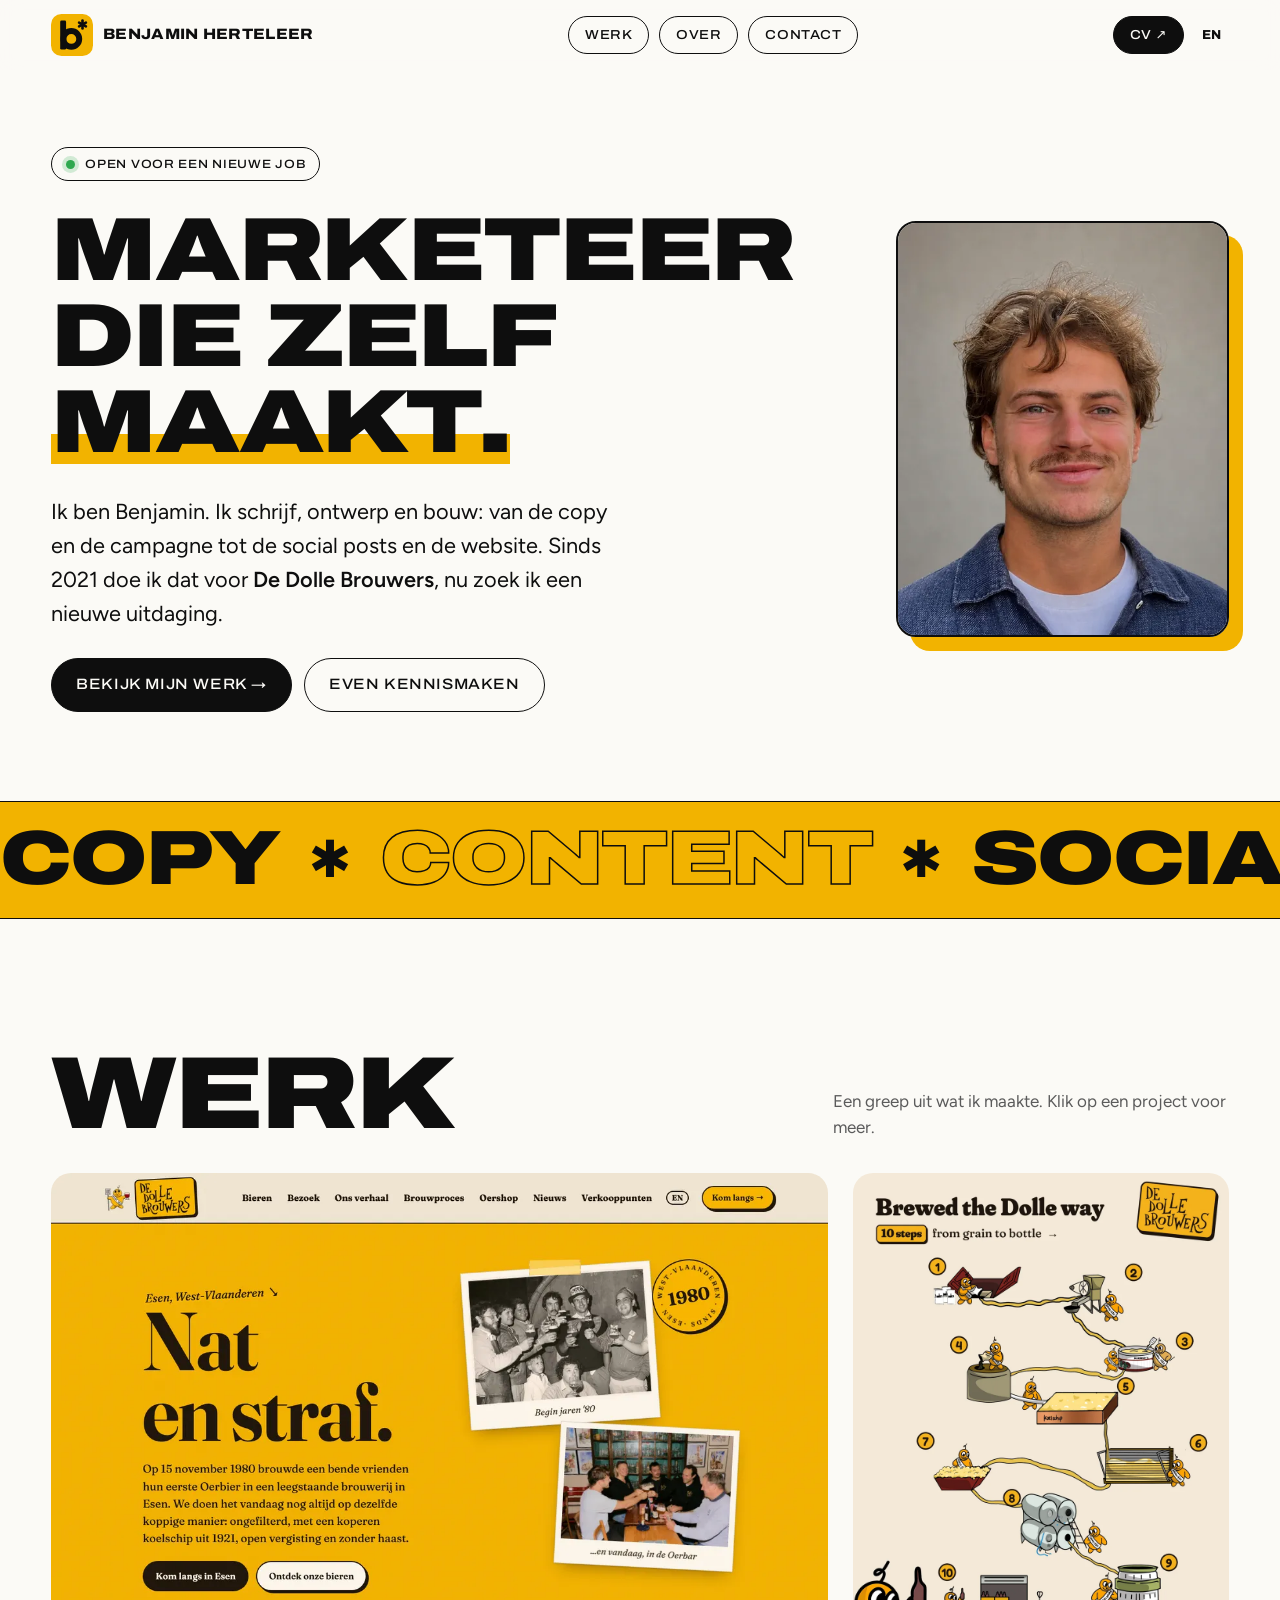
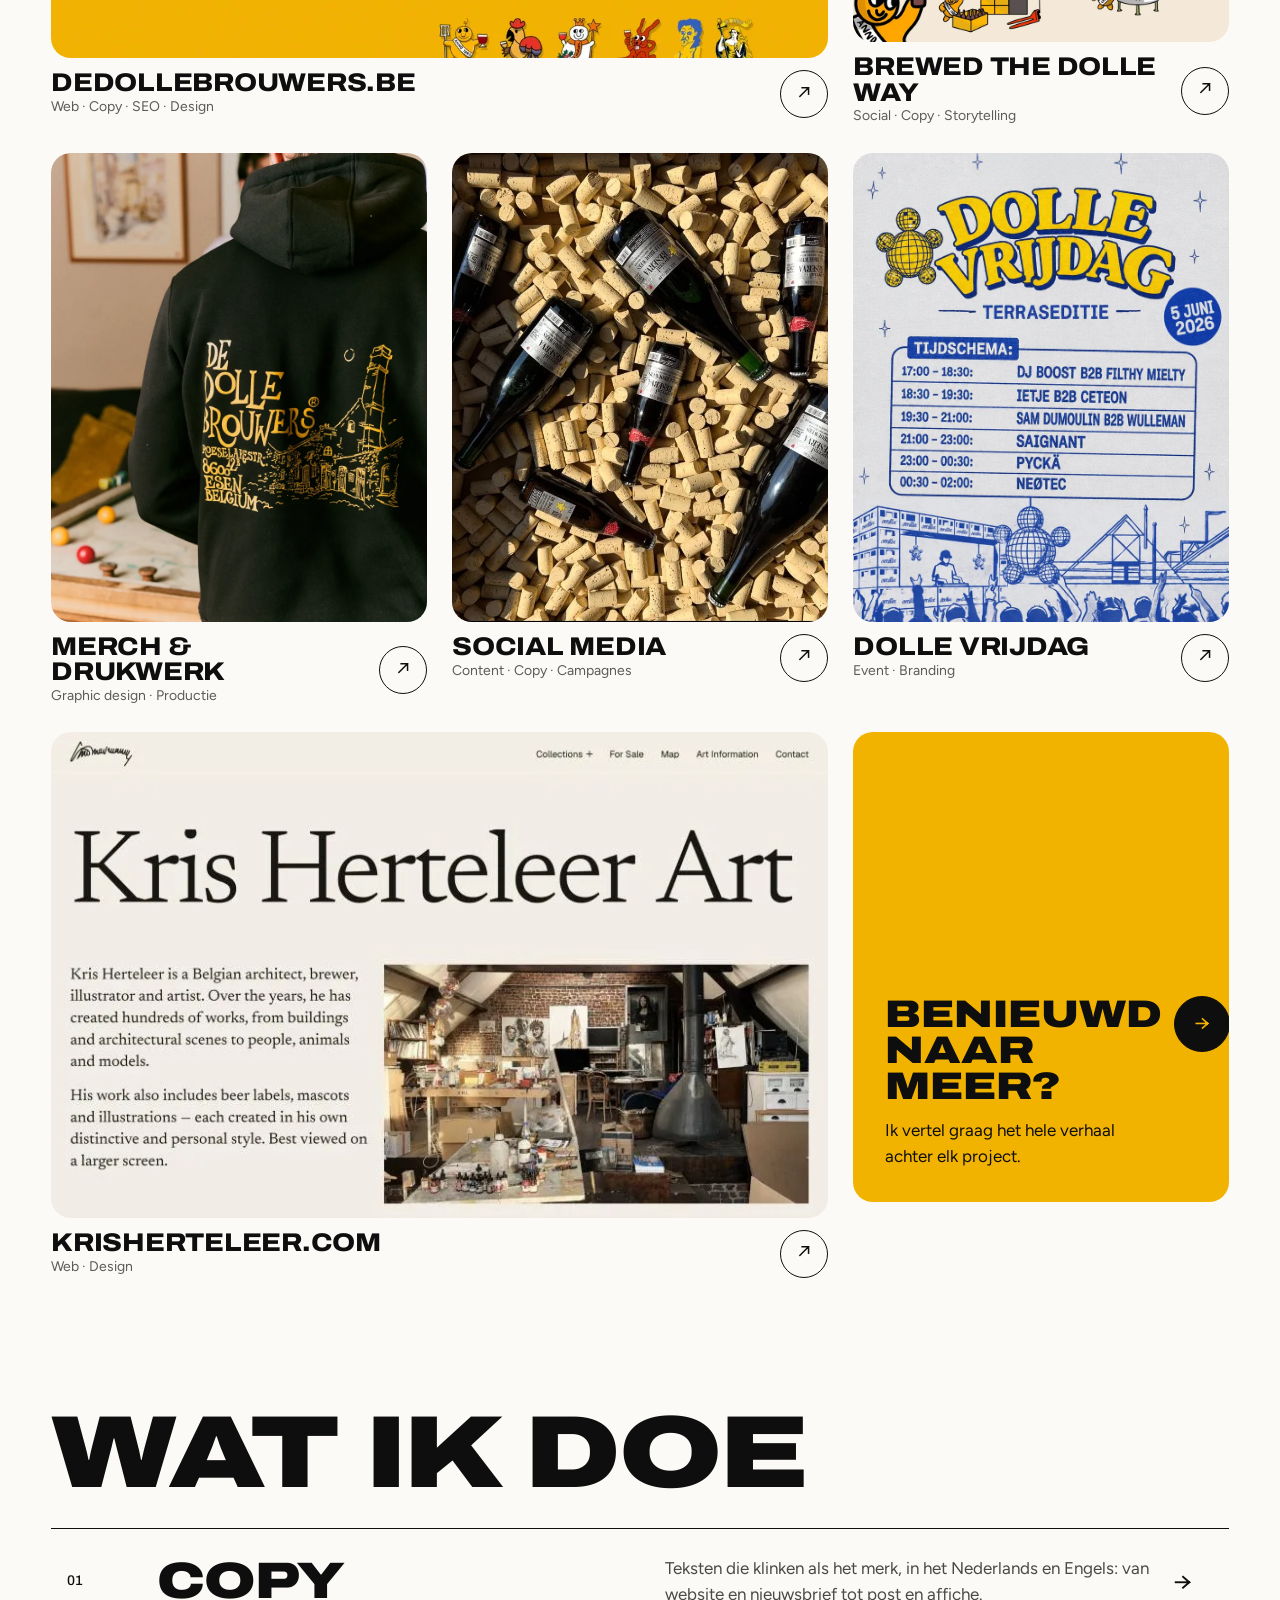
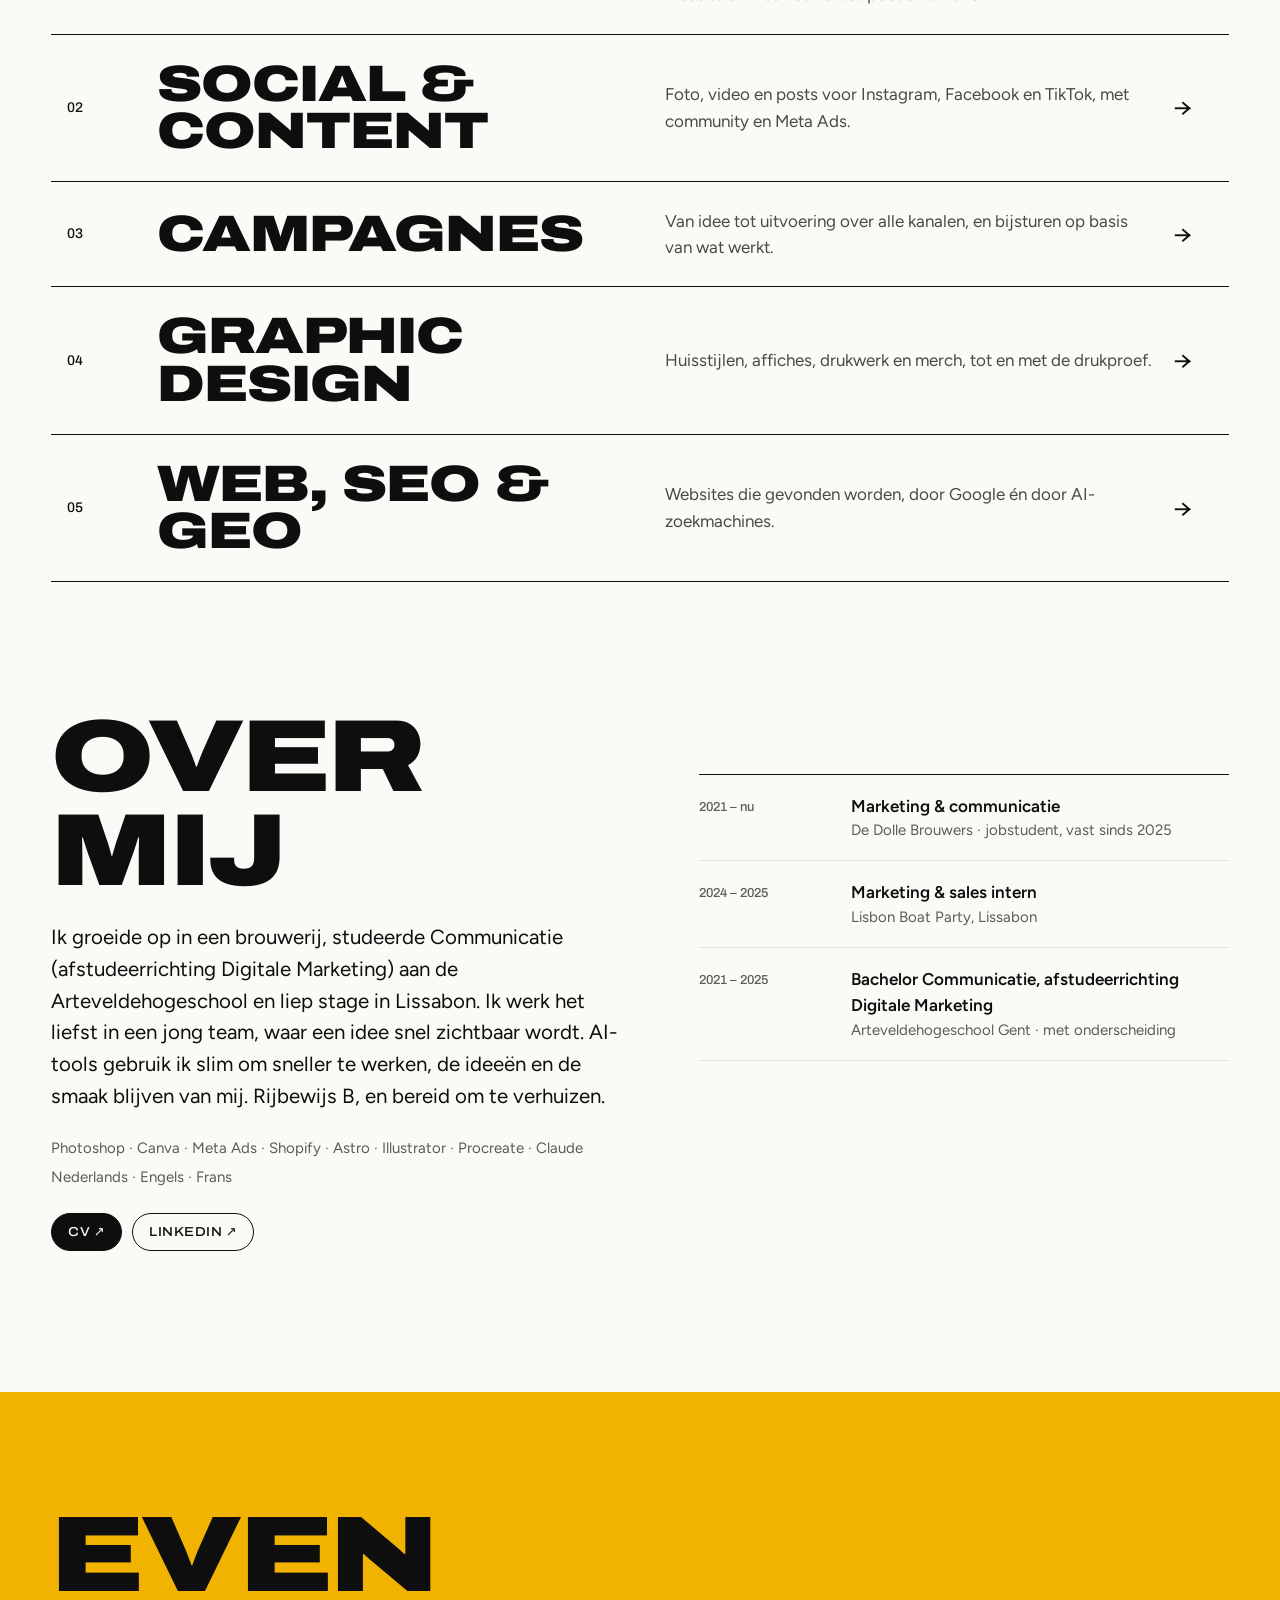
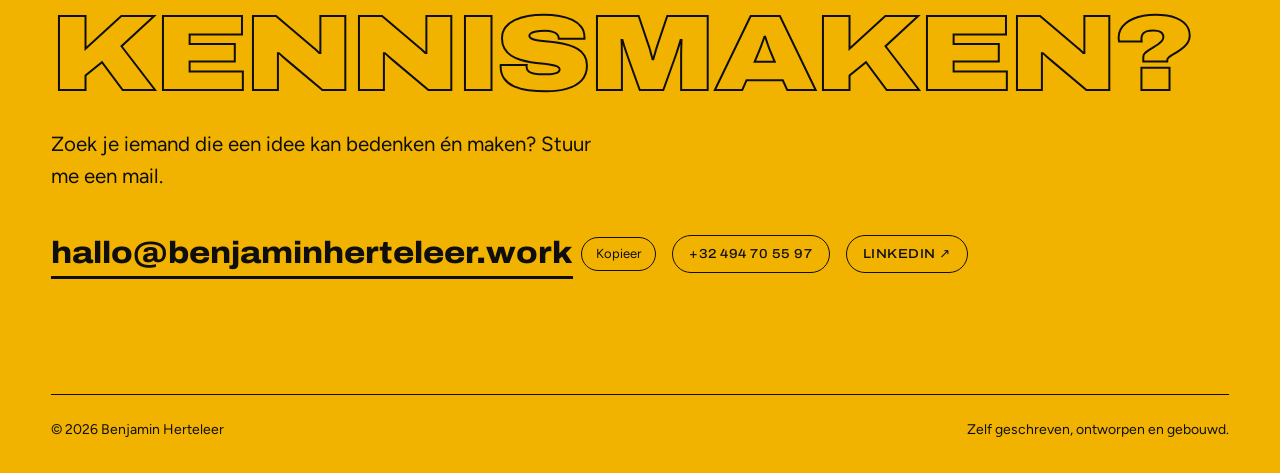
<file: index.html>
<!doctype html>
<html lang="nl">
<head>
<meta charset="utf-8">
<meta name="viewport" content="width=device-width, initial-scale=1, viewport-fit=cover">
<title>Benjamin Herteleer · copy, content &amp; campagnes</title>
<meta name="description" content="Portfolio van Benjamin Herteleer: copy, social media, campagnes, graphic design, web en SEO. Marketeer die zelf maakt.">
<meta property="og:title" content="Benjamin Herteleer · marketeer die zelf maakt">
<meta property="og:description" content="Copy, social media, campagnes, graphic design en web: van de affiche tot de website.">
<link rel="icon" href="logo.svg" type="image/svg+xml">
<link rel="icon" href="favicon-32.png" sizes="32x32" type="image/png">
<link rel="apple-touch-icon" href="apple-touch-icon.png">
<meta property="og:image" content="https://benjaminherteleer.work/img/web-ddb-home.webp">
<link rel="preconnect" href="https://fonts.googleapis.com"><link rel="preconnect" href="https://fonts.gstatic.com" crossorigin>
<link rel="stylesheet" href="https://fonts.googleapis.com/css2?family=Archivo:wdth,wght@112,500;112,800;125,900&family=Figtree:wght@400;500;600&display=swap">
<style>
:root{
  --bg:#FBFAF6;--ink:#0E0E0E;--muted:#5B5B5B;--line:#E6E6E6;--soft:#F4F3EF;--accent:#F2B300;
  --f-display:"Archivo","Arial Black",system-ui,sans-serif;
  --f-body:"Figtree",system-ui,-apple-system,"Segoe UI",sans-serif;
  color-scheme:light;
}
*{box-sizing:border-box}
html{scroll-behavior:smooth;scroll-padding-top:80px}
body{margin:0;background:var(--bg);color:var(--ink);font-family:var(--f-body);font-size:17px;line-height:1.55;-webkit-font-smoothing:antialiased;overflow-x:hidden}
img{display:block;max-width:100%;height:auto}
[hidden]{display:none!important}
a{color:inherit}
button{font:inherit;color:inherit}
:focus-visible{outline:3px solid var(--accent);outline-offset:3px}
h1,h2,h3{overflow-wrap:break-word;font-family:var(--f-display);font-stretch:112%;font-weight:800;margin:0;line-height:.92;letter-spacing:-.02em;text-transform:uppercase}
p{margin:0}
section{padding-inline:clamp(16px,4vw,56px)}

/* pills */
.pill{display:inline-flex;align-items:center;gap:8px;border:1.5px solid var(--ink);border-radius:99px;padding:8px 16px;font-family:var(--f-display);font-stretch:112%;font-weight:500;font-size:13px;letter-spacing:.04em;text-transform:uppercase;text-decoration:none;background:transparent;cursor:pointer;transition:background .2s,color .2s,transform .2s}
.pill:hover{background:var(--ink);color:var(--bg)}
.pill.dark{background:var(--ink);color:var(--bg)}
.pill.dark:hover{background:var(--accent);color:var(--ink);border-color:var(--accent)}
.pill.big{font-size:15px;padding:14px 24px}
.pill.light{border-color:var(--ink);color:var(--ink)}
.pill.light:hover{background:var(--ink);color:var(--accent)}

/* header */
.top{position:sticky;top:0;z-index:20;display:flex;align-items:center;gap:16px;padding:14px clamp(16px,4vw,56px);background:rgba(251,250,246,.86);backdrop-filter:blur(10px);-webkit-backdrop-filter:blur(10px)}
.logo{display:inline-flex;align-items:center;gap:10px;text-decoration:none;font-family:var(--f-display);font-weight:800;font-stretch:112%;font-size:15px;text-transform:uppercase;letter-spacing:.02em}
.logo svg{width:42px;height:42px;display:block;transition:transform .4s}
.logo:hover svg{transform:rotate(-8deg)}
@media (max-width:620px){.logo span{display:none}}
.top nav{display:flex;gap:10px;margin-inline:auto}
.right{display:flex;gap:10px;align-items:center}
.langbtn{border:0;background:none;font-family:var(--f-display);font-weight:800;font-size:13px;cursor:pointer;padding:8px}

/* hero */
.hero{position:relative;display:grid;grid-template-columns:minmax(0,1fr) minmax(0,.42fr);grid-template-areas:"av side" "h side" "intro side" "cta side";gap:28px clamp(24px,4vw,64px);padding-top:clamp(32px,6vw,80px);padding-bottom:clamp(48px,7vw,96px);align-items:end}
.hero h1{grid-area:h;font-size:clamp(42px,7vw,128px);font-stretch:125%;font-weight:900}
.hero h1 .w{display:block;overflow:hidden;padding-bottom:.04em}
.hero h1 .w>span{display:inline-block;transform:translateY(105%);animation:up .9s cubic-bezier(.2,.8,.2,1) forwards;animation-delay:calc(var(--i) * .12s + .1s)}
.hero h1 .w:last-child>span{background:linear-gradient(transparent 64%,var(--accent) 64%)}
@keyframes up{to{transform:none}}
.intro{grid-area:intro;font-size:clamp(18px,1.7vw,22px);max-width:40ch;opacity:0;animation:fade .8s .6s forwards}
.intro strong{font-weight:600}
.hero .cta{grid-area:cta;display:flex;gap:12px;flex-wrap:wrap;opacity:0;animation:fade .8s .75s forwards}
@keyframes fade{to{opacity:1}}
.hero-side{grid-area:side;align-self:center}
.portrait{position:relative;max-width:360px;margin-left:auto;opacity:0;animation:pop .9s .35s cubic-bezier(.2,.8,.2,1) forwards}
.portrait>img:first-child{width:100%;aspect-ratio:4/5;object-fit:cover;object-position:50% 25%;border-radius:20px;border:2px solid var(--ink);box-shadow:14px 14px 0 var(--accent)}
.avail{grid-area:av;justify-self:start;display:inline-flex;align-items:center;gap:10px;border:1.5px solid var(--ink);border-radius:99px;padding:7px 14px;font-family:var(--f-display);font-stretch:112%;font-weight:500;font-size:12px;letter-spacing:.06em;text-transform:uppercase;opacity:0;animation:fade .8s .1s forwards}
.avail i{width:9px;height:9px;border-radius:50%;background:#2FA84F;box-shadow:0 0 0 4px rgba(47,168,79,.2)}
@keyframes pop{from{opacity:0;transform:scale(.92) rotate(-2deg)}to{opacity:1;transform:none}}
.badge{position:absolute;left:-46px;bottom:-30px;width:150px;height:150px;animation:spin 18s linear infinite}
.badge text{font-family:var(--f-display);font-weight:800;font-stretch:112%;font-size:15.5px;letter-spacing:.06em;fill:var(--ink)}
.badge circle{fill:var(--ink)}
.badge{background:var(--accent);border-radius:50%;box-shadow:0 0 0 2px var(--ink)}
@keyframes spin{to{transform:rotate(360deg)}}
.sticker{position:absolute;mix-blend-mode:multiply;pointer-events:none;opacity:0;animation:fade 1s 1s forwards}
.portrait .s1{width:clamp(80px,8vw,130px);left:-70px;top:-30px;transform:rotate(-10deg)}
.portrait .s2{width:clamp(52px,5vw,84px);right:-34px;top:38%;transform:rotate(12deg)}

/* marquee */
.marquee{border-block:1.5px solid var(--ink);overflow:hidden;padding:18px 0;background:var(--accent)}
.track{display:flex;width:max-content;align-items:center;gap:28px;animation:scroll 32s linear infinite}
.marquee:hover .track{animation-play-state:paused}
.track span{font-family:var(--f-display);font-weight:900;font-stretch:125%;text-transform:uppercase;font-size:clamp(40px,6vw,88px);line-height:1;letter-spacing:-.02em}
.track span:nth-of-type(even){color:transparent;-webkit-text-stroke:1.5px var(--ink)}
.track i{font-style:normal;font-size:clamp(28px,4vw,56px);color:var(--ink)}
@keyframes scroll{to{transform:translateX(-50%)}}

/* sections */
.sec-head{display:flex;justify-content:space-between;align-items:end;gap:24px;flex-wrap:wrap;margin-bottom:32px}
.work,.dos,.about{padding-top:clamp(72px,10vw,140px)}
.work h2,.dos h2,.about h2{font-size:clamp(48px,8vw,120px);font-stretch:125%;font-weight:900}
.sec-head p{color:var(--muted);max-width:36ch}

/* project grid */
.grid{display:grid;grid-template-columns:repeat(3,minmax(0,1fr));gap:clamp(14px,2vw,28px)}
.card{all:unset;cursor:pointer;display:flex;flex-direction:column;gap:12px;min-width:0}
.card.wide{grid-column:span 2}
.card .frame{display:block;overflow:hidden;border-radius:20px;background:var(--soft);position:relative}
.card img{width:100%;height:100%;object-fit:cover;transition:transform .7s cubic-bezier(.2,.8,.2,1)}
.card.wide .frame{aspect-ratio:16/10}
.card.tall .frame{aspect-ratio:4/5}
.card:hover img{transform:scale(1.05)}
.card:focus-visible .frame{outline:3px solid var(--accent);outline-offset:3px}
.card .meta{display:grid;grid-template-columns:1fr auto;align-items:center;column-gap:12px}
.card .meta b{overflow-wrap:anywhere;font-family:var(--f-display);font-weight:800;font-stretch:112%;font-size:clamp(20px,2vw,28px);text-transform:uppercase;letter-spacing:-.01em;line-height:1}
.card .meta em{grid-column:1;font-style:normal;color:var(--muted);font-size:14px}
.card .go{grid-row:1/3;grid-column:2;width:48px;height:48px;border-radius:50%;border:1.5px solid var(--ink);display:grid;place-items:center;font-size:20px;transition:background .2s,color .2s,transform .3s}
.card:hover .go{background:var(--ink);color:#fff;transform:rotate(45deg)}

.card.more .frame{background:var(--accent);display:flex;align-items:flex-end;aspect-ratio:4/5}
.more-in{display:grid;gap:12px;padding:clamp(20px,2.5vw,36px)}
.more-in b{font-family:var(--f-display);font-weight:900;font-stretch:125%;text-transform:uppercase;font-size:clamp(28px,3vw,44px);line-height:.95}
.more-in .go{width:56px;height:56px;border-radius:50%;background:var(--ink);color:var(--accent);display:grid;place-items:center;font-size:22px;transition:transform .3s}
.card.more:hover .go{transform:translateX(6px)}
/* what I do */
.dos ul{list-style:none;margin:28px 0 0;padding:0;border-top:1.5px solid var(--ink)}
.dos li{position:relative;display:grid;grid-template-columns:70px minmax(0,1fr) minmax(0,1fr) 40px;gap:20px;align-items:center;padding:26px 16px;border-bottom:1.5px solid var(--ink);transition:background .3s,color .3s}
.dos li:hover{background:var(--accent);color:var(--ink)}
.dos .n{font-family:var(--f-display);font-weight:500;font-size:14px}
.dos h3{font-size:clamp(22px,4vw,56px);font-stretch:125%;font-weight:900}
.dos li p{color:inherit;opacity:.75}
.dos .arr{font-size:26px;transition:transform .3s}
.dos li:hover .arr{transform:translateX(6px)}

/* AI block */
.ai{padding-top:clamp(72px,10vw,140px)}
.ai-in{position:relative;background:var(--ink);color:#fff;border-radius:28px;padding:clamp(32px,6vw,88px);overflow:hidden}
.ai h2{max-width:85%;font-size:clamp(40px,6.6vw,108px);font-stretch:125%;font-weight:900;color:#fff}
.ai p{margin-top:24px;font-size:clamp(18px,1.8vw,24px);max-width:46ch;color:#DADADA}
.spark{position:absolute;right:clamp(20px,5vw,72px);top:clamp(16px,4vw,48px);font-size:clamp(60px,9vw,140px);color:var(--accent);animation:spin 14s linear infinite;line-height:1}

/* about */
.about{display:grid;grid-template-columns:minmax(0,1.1fr) minmax(0,1fr);gap:clamp(28px,5vw,80px);align-items:start}
.lead{margin-top:24px;font-size:clamp(18px,1.6vw,21px);max-width:44ch}
.facts{margin-top:24px;display:grid;gap:6px;color:var(--muted);font-size:15px}
.about .cta{margin-top:24px;display:flex;gap:10px;flex-wrap:wrap}
.tl{list-style:none;margin:0;padding:0;border-top:1.5px solid var(--ink);margin-top:clamp(0px,5vw,96px)}
.tl li{display:grid;grid-template-columns:8.5rem minmax(0,1fr);column-gap:16px;padding:18px 0;border-bottom:1px solid var(--line)}
.tl span{grid-row:1/3;font-family:var(--f-display);font-weight:500;font-size:13px;color:var(--muted);padding-top:4px}
.tl b{font-weight:600}
.tl em{font-style:normal;color:var(--muted);font-size:15px}

/* contact */
.contact{position:relative;margin-top:clamp(80px,11vw,160px);background:var(--accent);color:var(--ink);padding-top:clamp(64px,9vw,128px)}
.contact h2{font-size:clamp(28px,8.4vw,170px);font-stretch:125%;font-weight:900;color:var(--ink)}
.contact h2 span{display:block}
.contact h2 span:last-child{color:transparent;-webkit-text-stroke:2px var(--ink)}
.contact>p{margin-top:24px;font-size:clamp(18px,1.6vw,22px);max-width:44ch}
.talk{position:absolute;right:clamp(20px,6vw,100px);bottom:clamp(150px,15vw,220px);background:var(--ink);color:var(--accent);font-family:var(--f-display);font-weight:900;font-stretch:112%;text-transform:uppercase;font-size:clamp(16px,1.8vw,24px);padding:18px 22px;border-radius:50%;aspect-ratio:1;display:grid;place-items:center;text-align:center;width:clamp(110px,12vw,170px);transform:rotate(-12deg);animation:wobble 3s ease-in-out infinite}
@keyframes wobble{50%{transform:rotate(-4deg) scale(1.05)}}
.contact .row{display:flex;flex-wrap:wrap;gap:12px 16px;align-items:center;margin-top:36px}
.copyrow{display:flex;gap:8px;align-items:center;flex-wrap:wrap}
.mail{font-family:var(--f-display);font-weight:800;font-stretch:112%;font-size:clamp(18px,2.4vw,32px);text-decoration:none;border-bottom:3px solid var(--ink)}
.copybtn{border:1.5px solid var(--ink);background:transparent;color:var(--ink);border-radius:99px;padding:6px 14px;font-size:13px;cursor:pointer}
.contact footer{display:flex;justify-content:space-between;gap:12px;flex-wrap:wrap;margin-top:clamp(64px,9vw,128px);padding:24px 0 32px;border-top:1.5px solid var(--ink);font-size:14px}

/* reveal on scroll */
.reveal{opacity:0;transform:translateY(40px);transition:opacity .8s cubic-bezier(.2,.8,.2,1),transform .8s cubic-bezier(.2,.8,.2,1)}
.reveal.in{opacity:1;transform:none}
.grid .card:nth-child(3n+2){transition-delay:.08s}
.grid .card:nth-child(3n){transition-delay:.16s}

/* project dialog */
#pm{border:0;padding:0;width:min(1100px,94vw);max-height:92vh;border-radius:24px;overflow:auto;background:#fff;color:var(--ink)}
#pm::backdrop{background:rgba(10,10,10,.7);backdrop-filter:blur(4px)}
#pm[open]{animation:pop .4s cubic-bezier(.2,.8,.2,1)}
#pm form{position:sticky;top:0;display:flex;justify-content:flex-end;padding:14px 14px 0;z-index:2}
.x{width:44px;height:44px;border-radius:50%;border:0;background:var(--ink);color:#fff;font-size:24px;cursor:pointer}
.pm-head{padding:0 clamp(20px,4vw,48px) 24px;display:grid;grid-template-columns:minmax(0,1fr);gap:14px;justify-items:start}
.pm-head em{font-style:normal;color:var(--muted);font-size:14px}
.pm-head h3{font-size:clamp(28px,6vw,80px);font-stretch:125%;font-weight:900;overflow-wrap:anywhere;max-width:100%}
.pm-head p{max-width:60ch;font-size:18px}
.pm-imgs{columns:2 320px;column-gap:14px;padding:0 clamp(20px,4vw,48px) clamp(20px,4vw,48px)}
.pm-imgs img{width:100%;border-radius:14px;margin-bottom:14px;break-inside:avoid;background:var(--soft)}

@media (max-width:900px){
  .hero{grid-template-columns:minmax(0,1fr);grid-template-areas:"side" "av" "h" "intro" "cta"}
  .portrait{max-width:220px;margin:0}
  .badge{left:auto;right:-40px;bottom:-20px;width:110px;height:110px}
  .portrait .s1{left:-40px;top:-20px;width:80px}
  .portrait .s2{right:-24px;width:56px}
  .grid{grid-template-columns:minmax(0,1fr) minmax(0,1fr)}
  .about{grid-template-columns:minmax(0,1fr)}
  .tl{margin-top:0}
  .dos li{grid-template-columns:44px minmax(0,1fr) 28px}
  .dos li p{grid-column:2}
  .dos .arr{grid-row:1;grid-column:3}
}
@media (max-width:620px){
  .top nav{display:none}
  .grid{grid-template-columns:minmax(0,1fr)}
  .card.wide{grid-column:auto}
  .card.tall .frame{aspect-ratio:4/3}
  .card.wide .frame{aspect-ratio:16/10}
  .talk{position:static;margin-bottom:24px}
}
@media (prefers-reduced-motion:reduce){
  *,*::before,*::after{animation:none!important;transition:none!important}
  .hero h1 .w>span,.intro,.hero .cta,.portrait,.avail{opacity:1;transform:none}
  .reveal{opacity:1;transform:none}
  html{scroll-behavior:auto}
}
</style>
</head>
<body>
<div class="lang" id="lang-nl" lang="nl">
<header class="top"><a class="logo" href="#top" aria-label="Benjamin Herteleer"><svg viewBox="0 0 64 64" aria-hidden="true">  <rect width="64" height="64" rx="16" fill="#F2B300"/>  <rect x="14" y="10" width="9" height="44" rx="2" fill="#0E0E0E"/>  <circle cx="31" cy="38" r="12" fill="none" stroke="#0E0E0E" stroke-width="9"/>  <g stroke="#0E0E0E" stroke-width="4" stroke-linecap="round" transform="translate(48 16)">    <line x1="0" y1="-6" x2="0" y2="6"/><line x1="-5.2" y1="-3" x2="5.2" y2="3"/><line x1="-5.2" y1="3" x2="5.2" y2="-3"/>  </g></svg><span>Benjamin Herteleer</span></a><nav aria-label="Menu"><a class="pill" href="#werk">Werk</a><a class="pill" href="#over">Over</a><a class="pill" href="#contact">Contact</a></nav>
<div class="right"><a class="pill dark" href="cv-benjamin-herteleer.pdf" target="_blank" rel="noopener">Cv ↗</a><button class="langbtn" type="button" data-set="en">EN</button></div></header>

<section class="hero" id="top">
 <p class="avail"><i></i>Open voor een nieuwe job</p>
 <h1><span class="w" style="--i:0"><span>Marketeer</span></span><span class="w" style="--i:1"><span>die zelf</span></span><span class="w" style="--i:2"><span>maakt.</span></span></h1>
 <div class="hero-side">
  <div class="portrait"><img class="" src="img/me.webp" alt="Benjamin Herteleer" width="506" height="1100"></div>
 </div>
 <p class="intro">Ik ben Benjamin. Ik schrijf, ontwerp en bouw: van de copy en de campagne tot de social posts en de website. Sinds 2021 doe ik dat voor <strong>De Dolle Brouwers</strong>, nu zoek ik een nieuwe uitdaging.</p>
 <div class="cta"><a class="pill big dark" href="#werk">Bekijk mijn werk →</a><a class="pill big" href="#contact">Even kennismaken</a></div>
</section>

<div class="marquee" aria-hidden="true"><div class="track"><span>Copy</span><i>✱</i><span>Content</span><i>✱</i><span>Social</span><i>✱</i><span>Campagnes</span><i>✱</i><span>Graphic design</span><i>✱</i><span>Web</span><i>✱</i><span>SEO &amp; GEO</span><i>✱</i><span>Copy</span><i>✱</i><span>Content</span><i>✱</i><span>Social</span><i>✱</i><span>Campagnes</span><i>✱</i><span>Graphic design</span><i>✱</i><span>Web</span><i>✱</i><span>SEO &amp; GEO</span><i>✱</i></div></div>

<section class="work" id="werk">
 <div class="sec-head reveal"><h2>Werk</h2><p>Een greep uit wat ik maakte. Klik op een project voor meer.</p></div>
 <div class="grid"><button class="card wide reveal" type="button" data-project='{"t": "dedollebrouwers.be", "g": "Web · Copy · SEO · Design", "p": "De nieuwe website van de brouwerij, van structuur en tweetalige teksten tot design en code. Met een pagina per bier, een webshop, rondleidingen boeken, een kaart met verkooppunten en een maandelijkse krant. Ik schreef de teksten, ontwierp de pagina&#39;s en bouwde de site, met AI als hulpmiddel. Gebouwd om gevonden te worden, met structured data voor Google.", "l": "https://www.dedollebrouwers.be", "v": "Bezoek de site", "i": [["img/web-ddb-home.webp", 1200, 750], ["img/web-ddb-beer.webp", 1200, 750], ["img/web-ddb-nieuws.webp", 1200, 750], ["img/web-ddb-shop.webp", 1200, 750]]}' aria-label="Bekijk project: dedollebrouwers.be"><span class="frame"><img class="" src="img/web-ddb-home.webp" alt="dedollebrouwers.be" width="1200" height="750" loading="lazy"></span><span class="meta"><b>dedollebrouwers.be</b><em>Web · Copy · SEO · Design</em><span class="go" aria-hidden="true">↗</span></span></button><button class="card tall reveal" type="button" data-project='{"t": "Brewed the Dolle way", "g": "Social · Copy · Storytelling", "p": "Een carrousel van twaalf slides die het brouwproces uitlegt, van mout tot fles: concept, tekst en beeld. De reeks kreeg daarna een tweede leven als shirt en als pagina op de nieuwe website.", "l": null, "v": "Bezoek de site", "i": [["img/brew-01.webp", 960, 1200], ["img/brew-02.webp", 960, 1200], ["img/brew-03.webp", 960, 1200], ["img/brew-04.webp", 960, 1200], ["img/brew-05.webp", 960, 1200], ["img/brew-07.webp", 960, 1200], ["img/brew-09.webp", 960, 1200], ["img/brew-10.webp", 960, 1200], ["img/brew-12.webp", 960, 1200]]}' aria-label="Bekijk project: Brewed the Dolle way"><span class="frame"><img class="" src="img/brew-01.webp" alt="Brewed the Dolle way" width="960" height="1200" loading="lazy"></span><span class="meta"><b>Brewed the Dolle way</b><em>Social · Copy · Storytelling</em><span class="go" aria-hidden="true">↗</span></span></button><button class="card tall reveal" type="button" data-project='{"t": "Merch &amp; drukwerk", "g": "Graphic design · Productie", "p": "Shirts, hoodies, sweaters en het Oeral-glas. Van ontwerp en drukbestand tot afstemming met drukkers, drukproef, fotoshoot en lancering op social en in de webshop.", "l": null, "v": "Bezoek de site", "i": [["img/ph-merch-hoodie.webp", 880, 1100], ["img/ph-merch-rack.webp", 880, 1100], ["img/ph-black-front.webp", 880, 1100], ["img/ph-black-back.webp", 880, 1100], ["img/ph-merch-sweater.webp", 880, 1100], ["img/d-crew.webp", 1054, 1010], ["img/d-brewing.webp", 746, 1100], ["img/oe-glass.webp", 690, 1038]]}' aria-label="Bekijk project: Merch &amp; drukwerk"><span class="frame"><img class="" src="img/ph-merch-hoodie.webp" alt="Merch &amp; drukwerk" width="880" height="1100" loading="lazy"></span><span class="meta"><b>Merch &amp; drukwerk</b><em>Graphic design · Productie</em><span class="go" aria-hidden="true">↗</span></span></button><button class="card tall reveal" type="button" data-project='{"t": "Social media", "g": "Content · Copy · Campagnes", "p": "Instagram, Facebook en TikTok, het hele brouwjaar door: van Boskeun met Pasen tot Stille Nacht in december. Foto, video en copy in het Nederlands en Engels, Meta-advertenties, en opvolgen wat bereik haalt en wat verkoopt.", "l": null, "v": "Bezoek de site", "i": [["img/reserva.webp", 797, 850], ["img/lichtervelds.webp", 797, 999], ["img/stout.webp", 797, 1022], ["img/signs45.webp", 797, 1002], ["img/ph-dv-crowd.webp", 1100, 733], ["img/ph-merch-rack.webp", 880, 1100]]}' aria-label="Bekijk project: Social media"><span class="frame"><img class="" src="img/reserva.webp" alt="Social media" width="797" height="850" loading="lazy"></span><span class="meta"><b>Social media</b><em>Content · Copy · Campagnes</em><span class="go" aria-hidden="true">↗</span></span></button><button class="card tall reveal" type="button" data-project='{"t": "Dolle Vrijdag", "g": "Event · Branding", "p": "Een avondfeest in de brouwerij, gebouwd als eigen merk om een jonger publiek binnen te halen: naam, logo met een discobal-mannetje, affiches, shirts en een eigen Instagram.", "l": null, "v": "Bezoek de site", "i": [["img/ph-dv-crowd.webp", 1100, 733], ["img/ev-dv-poster.webp", 834, 1100], ["img/ev-dv-logo.webp", 964, 1100], ["img/d-dv.webp", 860, 1100], ["img/ph-dv-team.webp", 733, 1100]]}' aria-label="Bekijk project: Dolle Vrijdag"><span class="frame"><img class="" src="img/ev-dv-poster.webp" alt="Dolle Vrijdag" width="834" height="1100" loading="lazy"></span><span class="meta"><b>Dolle Vrijdag</b><em>Event · Branding</em><span class="go" aria-hidden="true">↗</span></span></button><button class="card wide reveal" type="button" data-project='{"t": "krisherteleer.com", "g": "Web · Design", "p": "Een online galerij voor honderden werken van kunstenaar Kris Herteleer, met acht collecties, een interactieve kaart en een handtekening die zichzelf tekent.", "l": "https://www.krisherteleer.com", "v": "Bezoek de site", "i": [["img/site-home.webp", 800, 499], ["img/site-collections.webp", 800, 499]]}' aria-label="Bekijk project: krisherteleer.com"><span class="frame"><img class="" src="img/site-home.webp" alt="krisherteleer.com" width="800" height="499" loading="lazy"></span><span class="meta"><b>krisherteleer.com</b><em>Web · Design</em><span class="go" aria-hidden="true">↗</span></span></button><a class="card tall more reveal" href="#contact"><span class="frame"><span class="more-in"><b>Benieuwd naar meer?</b><span>Ik vertel graag het hele verhaal achter elk project.</span><span class="go" aria-hidden="true">→</span></span></span></a></div>
</section>

<section class="dos">
 <h2 class="reveal">Wat ik doe</h2>
 <ul><li class="reveal"><span class="n">01</span><h3>Copy</h3><p>Teksten die klinken als het merk, in het Nederlands en Engels: van website en nieuwsbrief tot post en affiche.</p><span class="arr" aria-hidden="true">→</span></li><li class="reveal"><span class="n">02</span><h3>Social &amp; content</h3><p>Foto, video en posts voor Instagram, Facebook en TikTok, met community en Meta Ads.</p><span class="arr" aria-hidden="true">→</span></li><li class="reveal"><span class="n">03</span><h3>Campagnes</h3><p>Van idee tot uitvoering over alle kanalen, en bijsturen op basis van wat werkt.</p><span class="arr" aria-hidden="true">→</span></li><li class="reveal"><span class="n">04</span><h3>Graphic design</h3><p>Huisstijlen, affiches, drukwerk en merch, tot en met de drukproef.</p><span class="arr" aria-hidden="true">→</span></li><li class="reveal"><span class="n">05</span><h3>Web, SEO &amp; GEO</h3><p>Websites die gevonden worden, door Google én door AI-zoekmachines.</p><span class="arr" aria-hidden="true">→</span></li></ul>
</section>


<section class="about" id="over">
 <div class="reveal"><h2>Over mij</h2><p class="lead">Ik groeide op in een brouwerij, studeerde Communicatie (afstudeerrichting Digitale Marketing) aan de Arteveldehogeschool en liep stage in Lissabon. Ik werk het liefst in een jong team, waar een idee snel zichtbaar wordt. AI-tools gebruik ik slim om sneller te werken, de ideeën en de smaak blijven van mij. Rijbewijs B, en bereid om te verhuizen.</p>
 <div class="facts"><p>Photoshop · Canva · Meta Ads · Shopify · Astro · Illustrator · Procreate · Claude</p><p>Nederlands · Engels · Frans</p></div>
 <div class="cta"><a class="pill dark" href="cv-benjamin-herteleer.pdf" target="_blank" rel="noopener">Cv ↗</a><a class="pill" href="https://www.linkedin.com/in/benjamin-herteleer-6a9912219" target="_blank" rel="noopener">LinkedIn ↗</a></div></div>
 <ul class="tl reveal"><li><span>2021 – nu</span><b>Marketing &amp; communicatie</b><em>De Dolle Brouwers · jobstudent, vast sinds 2025</em></li><li><span>2024 – 2025</span><b>Marketing &amp; sales intern</b><em>Lisbon Boat Party, Lissabon</em></li><li><span>2021 – 2025</span><b>Bachelor Communicatie, afstudeerrichting Digitale Marketing</b><em>Arteveldehogeschool Gent · met onderscheiding</em></li></ul>
</section>

<section class="contact" id="contact">
 <h2><span>Even</span><span>kennismaken?</span></h2>
 <p>Zoek je iemand die een idee kan bedenken én maken? Stuur me een mail.</p>
 <div class="row"><div class="copyrow"><a class="mail" href="mailto:hallo@benjaminherteleer.work">hallo@benjaminherteleer.work</a><button type="button" class="copybtn" data-copy="Kopieer" data-copied="Gekopieerd">Kopieer</button></div>
 <a class="pill light" href="tel:+32494705597">+32 494 70 55 97</a><a class="pill light" href="https://www.linkedin.com/in/benjamin-herteleer-6a9912219" target="_blank" rel="noopener">LinkedIn ↗</a></div>
 <footer><span>© 2026 Benjamin Herteleer</span><span>Zelf geschreven, ontworpen en gebouwd.</span></footer>
</section>
</div>
<div class="lang" id="lang-en" lang="en" hidden>
<header class="top"><a class="logo" href="#top-en" aria-label="Benjamin Herteleer"><svg viewBox="0 0 64 64" aria-hidden="true">  <rect width="64" height="64" rx="16" fill="#F2B300"/>  <rect x="14" y="10" width="9" height="44" rx="2" fill="#0E0E0E"/>  <circle cx="31" cy="38" r="12" fill="none" stroke="#0E0E0E" stroke-width="9"/>  <g stroke="#0E0E0E" stroke-width="4" stroke-linecap="round" transform="translate(48 16)">    <line x1="0" y1="-6" x2="0" y2="6"/><line x1="-5.2" y1="-3" x2="5.2" y2="3"/><line x1="-5.2" y1="3" x2="5.2" y2="-3"/>  </g></svg><span>Benjamin Herteleer</span></a><nav aria-label="Menu"><a class="pill" href="#werk-en">Work</a><a class="pill" href="#over-en">About</a><a class="pill" href="#contact-en">Contact</a></nav>
<div class="right"><a class="pill dark" href="cv-benjamin-herteleer-en.pdf" target="_blank" rel="noopener">CV ↗</a><button class="langbtn" type="button" data-set="nl">NL</button></div></header>

<section class="hero" id="top-en">
 <p class="avail"><i></i>Open to a new role</p>
 <h1><span class="w" style="--i:0"><span>A marketer</span></span><span class="w" style="--i:1"><span>who makes</span></span><span class="w" style="--i:2"><span>things.</span></span></h1>
 <div class="hero-side">
  <div class="portrait"><img class="" src="img/me.webp" alt="Benjamin Herteleer" width="506" height="1100"></div>
 </div>
 <p class="intro">I'm Benjamin. I write, design and build: from the copy and the campaign to the social posts and the website. Since 2021 I've done that for <strong>De Dolle Brouwers</strong>, now I'm looking for a new challenge.</p>
 <div class="cta"><a class="pill big dark" href="#werk-en">See my work →</a><a class="pill big" href="#contact-en">Get in touch</a></div>
</section>

<div class="marquee" aria-hidden="true"><div class="track"><span>Copy</span><i>✱</i><span>Content</span><i>✱</i><span>Social</span><i>✱</i><span>Campaigns</span><i>✱</i><span>Graphic design</span><i>✱</i><span>Web</span><i>✱</i><span>SEO &amp; GEO</span><i>✱</i><span>Copy</span><i>✱</i><span>Content</span><i>✱</i><span>Social</span><i>✱</i><span>Campaigns</span><i>✱</i><span>Graphic design</span><i>✱</i><span>Web</span><i>✱</i><span>SEO &amp; GEO</span><i>✱</i></div></div>

<section class="work" id="werk-en">
 <div class="sec-head reveal"><h2>Work</h2><p>A selection of things I made. Click a project for more.</p></div>
 <div class="grid"><button class="card wide reveal" type="button" data-project='{"t": "dedollebrouwers.be", "g": "Web · Copy · SEO · Design", "p": "The brewery&#39;s new website, from structure and bilingual copy to design and code. With a page per beer, a web shop, tour booking, a stockist map and a monthly newspaper. I wrote the copy, designed the pages and built the site, with AI as a tool. Built to be found, with structured data for Google.", "l": "https://www.dedollebrouwers.be/en", "v": "Visit the site", "i": [["img/web-ddb-home.webp", 1200, 750], ["img/web-ddb-beer.webp", 1200, 750], ["img/web-ddb-nieuws.webp", 1200, 750], ["img/web-ddb-shop.webp", 1200, 750]]}' aria-label="View project: dedollebrouwers.be"><span class="frame"><img class="" src="img/web-ddb-home.webp" alt="dedollebrouwers.be" width="1200" height="750" loading="lazy"></span><span class="meta"><b>dedollebrouwers.be</b><em>Web · Copy · SEO · Design</em><span class="go" aria-hidden="true">↗</span></span></button><button class="card tall reveal" type="button" data-project='{"t": "Brewed the Dolle way", "g": "Social · Copy · Storytelling", "p": "A twelve-slide carousel explaining the brewing process, from malt to bottle: concept, copy and visuals. The series later got a second life as a shirt and as a page on the new website.", "l": null, "v": "Visit the site", "i": [["img/brew-01.webp", 960, 1200], ["img/brew-02.webp", 960, 1200], ["img/brew-03.webp", 960, 1200], ["img/brew-04.webp", 960, 1200], ["img/brew-05.webp", 960, 1200], ["img/brew-07.webp", 960, 1200], ["img/brew-09.webp", 960, 1200], ["img/brew-10.webp", 960, 1200], ["img/brew-12.webp", 960, 1200]]}' aria-label="View project: Brewed the Dolle way"><span class="frame"><img class="" src="img/brew-01.webp" alt="Brewed the Dolle way" width="960" height="1200" loading="lazy"></span><span class="meta"><b>Brewed the Dolle way</b><em>Social · Copy · Storytelling</em><span class="go" aria-hidden="true">↗</span></span></button><button class="card tall reveal" type="button" data-project='{"t": "Merch &amp; print", "g": "Graphic design · Production", "p": "Shirts, hoodies, sweaters and the Oeral glass. From design and print files to printer coordination, proofs, photo shoot and launch on social and in the web shop.", "l": null, "v": "Visit the site", "i": [["img/ph-merch-hoodie.webp", 880, 1100], ["img/ph-merch-rack.webp", 880, 1100], ["img/ph-black-front.webp", 880, 1100], ["img/ph-black-back.webp", 880, 1100], ["img/ph-merch-sweater.webp", 880, 1100], ["img/d-crew.webp", 1054, 1010], ["img/d-brewing.webp", 746, 1100], ["img/oe-glass.webp", 690, 1038]]}' aria-label="View project: Merch &amp; print"><span class="frame"><img class="" src="img/ph-merch-hoodie.webp" alt="Merch &amp; print" width="880" height="1100" loading="lazy"></span><span class="meta"><b>Merch &amp; print</b><em>Graphic design · Production</em><span class="go" aria-hidden="true">↗</span></span></button><button class="card tall reveal" type="button" data-project='{"t": "Social media", "g": "Content · Copy · Campaigns", "p": "Instagram, Facebook and TikTok, all through the brewing year: from Boskeun at Easter to Stille Nacht in December. Photo, video and copy in Dutch and English, Meta ads, and tracking what gets reach and what sells.", "l": null, "v": "Visit the site", "i": [["img/reserva.webp", 797, 850], ["img/lichtervelds.webp", 797, 999], ["img/stout.webp", 797, 1022], ["img/signs45.webp", 797, 1002], ["img/ph-dv-crowd.webp", 1100, 733], ["img/ph-merch-rack.webp", 880, 1100]]}' aria-label="View project: Social media"><span class="frame"><img class="" src="img/reserva.webp" alt="Social media" width="797" height="850" loading="lazy"></span><span class="meta"><b>Social media</b><em>Content · Copy · Campaigns</em><span class="go" aria-hidden="true">↗</span></span></button><button class="card tall reveal" type="button" data-project='{"t": "Dolle Vrijdag", "g": "Event · Branding", "p": "An evening party at the brewery, built as a brand of its own to bring in a younger crowd: name, a disco-ball mascot logo, posters, shirts and a dedicated Instagram.", "l": null, "v": "Visit the site", "i": [["img/ph-dv-crowd.webp", 1100, 733], ["img/ev-dv-poster.webp", 834, 1100], ["img/ev-dv-logo.webp", 964, 1100], ["img/d-dv.webp", 860, 1100], ["img/ph-dv-team.webp", 733, 1100]]}' aria-label="View project: Dolle Vrijdag"><span class="frame"><img class="" src="img/ev-dv-poster.webp" alt="Dolle Vrijdag" width="834" height="1100" loading="lazy"></span><span class="meta"><b>Dolle Vrijdag</b><em>Event · Branding</em><span class="go" aria-hidden="true">↗</span></span></button><button class="card wide reveal" type="button" data-project='{"t": "krisherteleer.com", "g": "Web · Design", "p": "An online gallery for hundreds of works by artist Kris Herteleer, with eight collections, an interactive map and a signature that draws itself.", "l": "https://www.krisherteleer.com", "v": "Visit the site", "i": [["img/site-home.webp", 800, 499], ["img/site-collections.webp", 800, 499]]}' aria-label="View project: krisherteleer.com"><span class="frame"><img class="" src="img/site-home.webp" alt="krisherteleer.com" width="800" height="499" loading="lazy"></span><span class="meta"><b>krisherteleer.com</b><em>Web · Design</em><span class="go" aria-hidden="true">↗</span></span></button><a class="card tall more reveal" href="#contact-en"><span class="frame"><span class="more-in"><b>Curious for more?</b><span>Happy to tell you the full story behind every project.</span><span class="go" aria-hidden="true">→</span></span></span></a></div>
</section>

<section class="dos">
 <h2 class="reveal">What I do</h2>
 <ul><li class="reveal"><span class="n">01</span><h3>Copy</h3><p>Copy that sounds like the brand, in Dutch and English: from website and newsletter to post and poster.</p><span class="arr" aria-hidden="true">→</span></li><li class="reveal"><span class="n">02</span><h3>Social &amp; content</h3><p>Photo, video and posts for Instagram, Facebook and TikTok, with community and Meta ads.</p><span class="arr" aria-hidden="true">→</span></li><li class="reveal"><span class="n">03</span><h3>Campaigns</h3><p>From idea to execution across channels, adjusting based on what works.</p><span class="arr" aria-hidden="true">→</span></li><li class="reveal"><span class="n">04</span><h3>Graphic design</h3><p>Identities, posters, print and merch, all the way to the print proof.</p><span class="arr" aria-hidden="true">→</span></li><li class="reveal"><span class="n">05</span><h3>Web, SEO &amp; GEO</h3><p>Websites that get found, by Google and by AI search engines.</p><span class="arr" aria-hidden="true">→</span></li></ul>
</section>


<section class="about" id="over-en">
 <div class="reveal"><h2>About me</h2><p class="lead">I grew up in a brewery, studied Communication (major in Digital Marketing) at Arteveldehogeschool and did an internship in Lisbon. I work best in a young team, where an idea quickly becomes visible. I use AI tools smartly to work faster, while the ideas and the taste stay mine. Driving licence, open to relocating.</p>
 <div class="facts"><p>Photoshop · Canva · Meta Ads · Shopify · Astro · Illustrator · Procreate · Claude</p><p>Dutch · English · French</p></div>
 <div class="cta"><a class="pill dark" href="cv-benjamin-herteleer-en.pdf" target="_blank" rel="noopener">CV ↗</a><a class="pill" href="https://www.linkedin.com/in/benjamin-herteleer-6a9912219" target="_blank" rel="noopener">LinkedIn ↗</a></div></div>
 <ul class="tl reveal"><li><span>2021 – present</span><b>Marketing &amp; communications</b><em>De Dolle Brouwers · student job, permanent since 2025</em></li><li><span>2024 – 2025</span><b>Marketing &amp; sales intern</b><em>Lisbon Boat Party, Lisbon</em></li><li><span>2021 – 2025</span><b>Bachelor in Communication, major in Digital Marketing</b><em>Arteveldehogeschool Ghent · with distinction</em></li></ul>
</section>

<section class="contact" id="contact-en">
 <h2><span>Nice to</span><span>meet you?</span></h2>
 <p>Looking for someone who can come up with an idea and make it too? Send me an email.</p>
 <div class="row"><div class="copyrow"><a class="mail" href="mailto:hallo@benjaminherteleer.work">hallo@benjaminherteleer.work</a><button type="button" class="copybtn" data-copy="Copy" data-copied="Copied">Copy</button></div>
 <a class="pill light" href="tel:+32494705597">+32 494 70 55 97</a><a class="pill light" href="https://www.linkedin.com/in/benjamin-herteleer-6a9912219" target="_blank" rel="noopener">LinkedIn ↗</a></div>
 <footer><span>© 2026 Benjamin Herteleer</span><span>Written, designed and built by me.</span></footer>
</section>
</div>
<dialog id="pm" aria-labelledby="pm-t"><form method="dialog"><button class="x" aria-label="Sluiten">×</button></form>
<div class="pm-head"><em id="pm-g"></em><h3 id="pm-t"></h3><p id="pm-p"></p><a id="pm-l" class="pill dark" target="_blank" rel="noopener"></a></div>
<div class="pm-imgs" id="pm-i"></div></dialog>
<script>
(function(){
  function setLang(l){
    document.getElementById('lang-nl').hidden=(l!=='nl');
    document.getElementById('lang-en').hidden=(l!=='en');
    document.documentElement.lang=l;
    try{localStorage.setItem('lang',l)}catch(e){}
    observe();
  }
  document.querySelectorAll('.langbtn').forEach(function(b){b.addEventListener('click',function(){setLang(b.getAttribute('data-set'));window.scrollTo(0,0)})});
  var saved=null; try{saved=localStorage.getItem('lang')}catch(e){}
  if(location.hash==='#en') saved='en';

  // reveal on scroll
  var io='IntersectionObserver' in window ? new IntersectionObserver(function(es){
    es.forEach(function(e){ if(e.isIntersecting){ e.target.classList.add('in'); io.unobserve(e.target); } });
  },{rootMargin:'0px 0px -8% 0px',threshold:.08}) : null;
  function observe(){
    document.querySelectorAll('.lang:not([hidden]) .reveal:not(.in)').forEach(function(el){ if(io) io.observe(el); else el.classList.add('in'); });
  }
  if(saved==='en') setLang('en'); else observe();

  // project dialog
  var pm=document.getElementById('pm');
  document.querySelectorAll('[data-project]').forEach(function(c){
    c.addEventListener('click',function(){
      var d=JSON.parse(c.getAttribute('data-project'));
      document.getElementById('pm-t').innerHTML=d.t;
      document.getElementById('pm-g').innerHTML=d.g;
      document.getElementById('pm-p').innerHTML=d.p;
      var l=document.getElementById('pm-l');
      if(d.l){ l.href=d.l; l.textContent=d.v+' ↗'; l.hidden=false; } else { l.hidden=true; }
      var box=document.getElementById('pm-i'); box.innerHTML='';
      d.i.forEach(function(im){
        var img=document.createElement('img'); img.src=im[0]; img.width=im[1]; img.height=im[2]; img.alt=''; img.loading='lazy'; box.appendChild(img);
      });
      if(pm.showModal){ pm.showModal(); pm.scrollTop=0; }
    });
  });
  pm.addEventListener('click',function(e){ if(e.target===pm) pm.close(); });

  document.querySelectorAll('.copybtn').forEach(function(c){
    c.addEventListener('click',function(){
      var t=c.parentNode.querySelector('.mail').textContent;
      var done=function(){c.textContent=c.dataset.copied;setTimeout(function(){c.textContent=c.dataset.copy},1600)};
      try{ navigator.clipboard.writeText(t).then(done,function(){}); }catch(e){}
    });
  });
})();
</script>
</body>
</html>
</file>
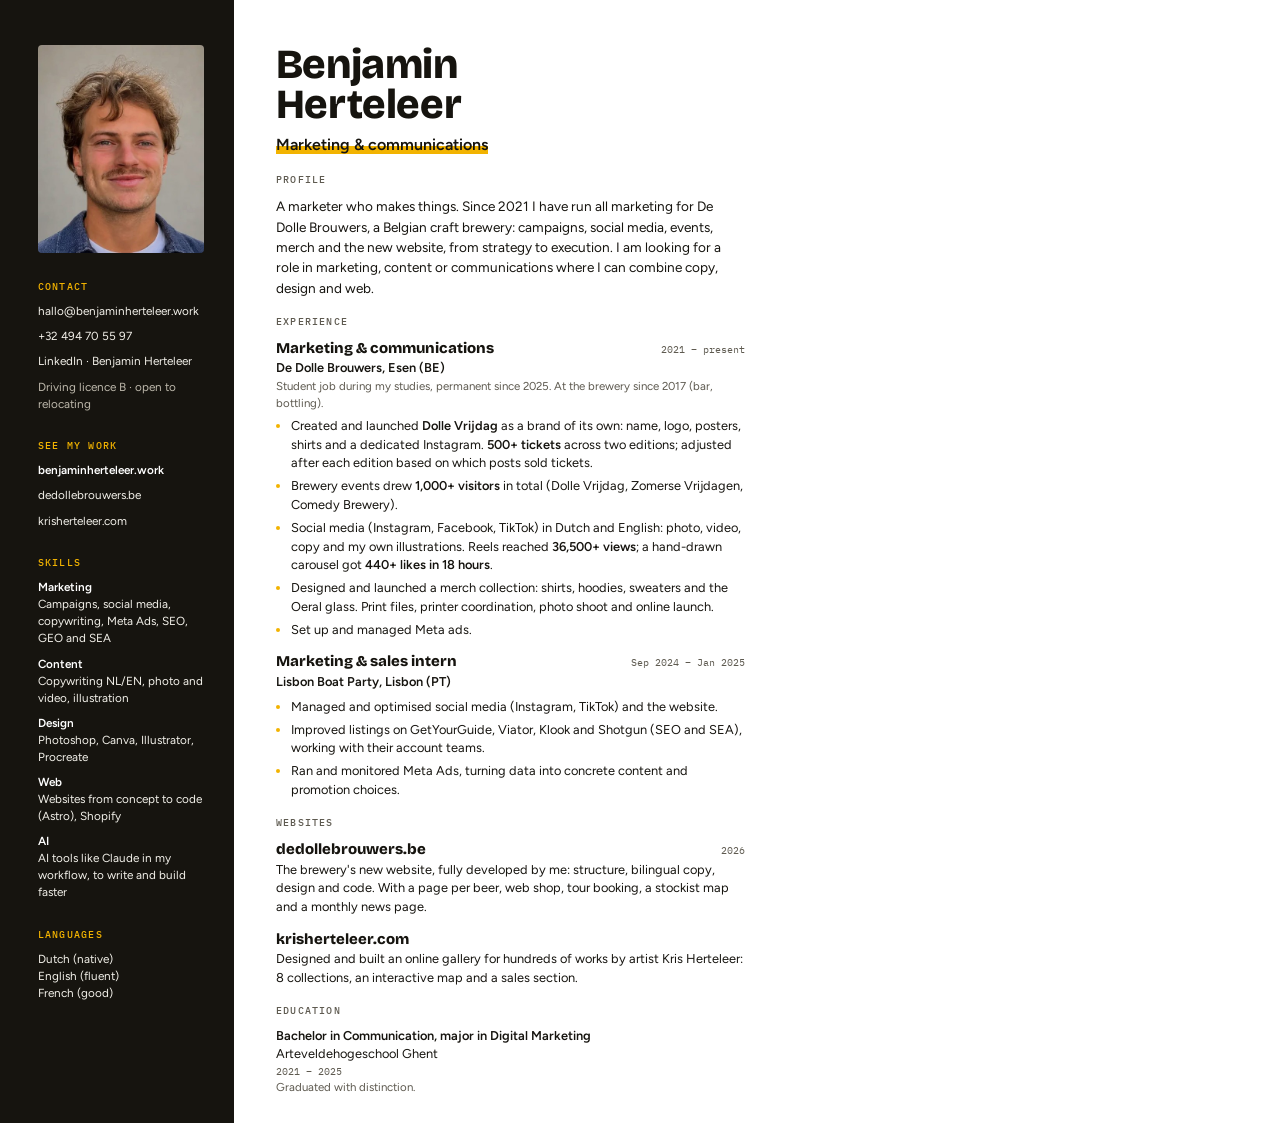
<file: cv/cv-en.html>
<!doctype html><html lang="en"><head><meta charset="utf-8"><title>CV Benjamin Herteleer</title>
<link rel="stylesheet" href="https://fonts.googleapis.com/css2?family=Bricolage+Grotesque:opsz,wght@12..96,800&family=Figtree:wght@400;600&family=IBM+Plex+Mono:wght@500&display=swap">
<style>
@page{size:A4;margin:0}
*{box-sizing:border-box}
html,body{margin:0;background:#fff}
body{font-family:"Figtree",system-ui,sans-serif;color:#16140F;font-size:9.6pt;line-height:1.45;-webkit-print-color-adjust:exact;print-color-adjust:exact}
.page{width:210mm;height:297mm;display:grid;grid-template-columns:62mm 1fr;overflow:hidden}
aside{background:#16140F;color:#F3F1EA;padding:12mm 8mm 10mm 10mm;display:flex;flex-direction:column;gap:7mm}
aside img{width:100%;aspect-ratio:4/5;object-fit:cover;object-position:50% 40%;border-radius:4px;display:block}
aside h2{color:#F2B300}
aside p,aside li{font-size:8.8pt}
aside a{color:#F3F1EA;text-decoration:none}
aside ul{list-style:none;margin:0;padding:0;display:flex;flex-direction:column;gap:2.2mm}
aside .k{display:block;font-weight:600;color:#fff}
aside .muted{color:#BDB8AB}
main{padding:12mm 13mm 9mm 11mm;display:flex;flex-direction:column;gap:4.4mm}
h1{font-family:"Bricolage Grotesque","Arial Black",sans-serif;font-weight:800;font-size:31pt;line-height:.95;margin:0;letter-spacing:-.01em}
.role{font-size:12pt;font-weight:600;margin-top:2.5mm}
.role span{background:linear-gradient(transparent 60%,#F2B300 60%)}
h2{font-family:"IBM Plex Mono",monospace;font-size:7.6pt;font-weight:500;letter-spacing:.12em;text-transform:uppercase;margin:0 0 2.2mm;color:#5E5A50}
.profile{font-size:10.2pt;line-height:1.5}
.job{margin-bottom:3.2mm}
.job:last-child{margin-bottom:0}
.jh{display:flex;justify-content:space-between;gap:4mm;align-items:baseline}
.jh b{font-family:"Bricolage Grotesque",sans-serif;font-weight:800;font-size:11.2pt}
.when{font-family:"IBM Plex Mono",monospace;font-size:7.8pt;color:#5E5A50;white-space:nowrap}
.where{font-weight:600}
.note{color:#5E5A50;font-size:8.6pt}
ul.b{margin:1.6mm 0 0;padding:0 0 0 4mm;display:flex;flex-direction:column;gap:1.2mm}
ul.b li::marker{color:#F2B300}
ul.b b{font-weight:600}
.edu{display:grid;grid-template-columns:1fr;gap:3mm}
.edu b{display:block;font-weight:600}
</style></head><body><div class="page">
<aside>
<img src="me-cv.jpg" alt="">
<div><h2>Contact</h2><ul>
<li><a href="mailto:hallo@benjaminherteleer.work">hallo@benjaminherteleer.work</a></li>
<li><a href="tel:+32494705597">+32 494 70 55 97</a></li>
<li><a href="https://www.linkedin.com/in/benjamin-herteleer-6a9912219">LinkedIn · Benjamin Herteleer</a></li>
<li class="muted">Driving licence B · open to relocating</li></ul></div>
<div><h2>See my work</h2><ul>
<li><a href="https://benjaminherteleer.work"><span class="k">benjaminherteleer.work</span></a></li>
<li><a href="https://www.dedollebrouwers.be">dedollebrouwers.be</a></li>
<li><a href="https://www.krisherteleer.com">krisherteleer.com</a></li></ul></div>
<div><h2>Skills</h2><ul><li><span class="k">Marketing</span>Campaigns, social media, copywriting, Meta Ads, SEO, GEO and SEA</li><li><span class="k">Content</span>Copywriting NL/EN, photo and video, illustration</li><li><span class="k">Design</span>Photoshop, Canva, Illustrator, Procreate</li><li><span class="k">Web</span>Websites from concept to code (Astro), Shopify</li><li><span class="k">AI</span>AI tools like Claude in my workflow, to write and build faster</li></ul></div>
<div><h2>Languages</h2><p style="margin:0">Dutch (native)<br>English (fluent)<br>French (good)</p></div>
</aside>
<main>
<header><h1>Benjamin<br>Herteleer</h1><div class="role"><span>Marketing &amp; communications</span></div></header>
<section><h2>Profile</h2><div class="profile">A marketer who makes things. Since 2021 I have run all marketing for De Dolle Brouwers, a Belgian craft brewery: campaigns, social media, events, merch and the new website, from strategy to execution. I am looking for a role in marketing, content or communications where I can combine copy, design and web.</div></section>
<section><h2>Experience</h2><div class="job"><div class="jh"><b>Marketing &amp; communications</b><span class="when">2021 – present</span></div><div class="where">De Dolle Brouwers, Esen (BE)</div><div class="note">Student job during my studies, permanent since 2025. At the brewery since 2017 (bar, bottling).</div><ul class="b"><li>Created and launched <b>Dolle Vrijdag</b> as a brand of its own: name, logo, posters, shirts and a dedicated Instagram. <b>500+ tickets</b> across two editions; adjusted after each edition based on which posts sold tickets.</li><li>Brewery events drew <b>1,000+ visitors</b> in total (Dolle Vrijdag, Zomerse Vrijdagen, Comedy Brewery).</li><li>Social media (Instagram, Facebook, TikTok) in Dutch and English: photo, video, copy and my own illustrations. Reels reached <b>36,500+ views</b>; a hand-drawn carousel got <b>440+ likes in 18 hours</b>.</li><li>Designed and launched a merch collection: shirts, hoodies, sweaters and the Oeral glass. Print files, printer coordination, photo shoot and online launch.</li><li>Set up and managed Meta ads.</li></ul></div><div class="job"><div class="jh"><b>Marketing &amp; sales intern</b><span class="when">Sep 2024 – Jan 2025</span></div><div class="where">Lisbon Boat Party, Lisbon (PT)</div><ul class="b"><li>Managed and optimised social media (Instagram, TikTok) and the website.</li><li>Improved listings on GetYourGuide, Viator, Klook and Shotgun (SEO and SEA), working with their account teams.</li><li>Ran and monitored Meta Ads, turning data into concrete content and promotion choices.</li></ul></div></section>
<section><h2>Websites</h2><div class="job"><div class="jh"><b>dedollebrouwers.be</b><span class="when">2026</span></div><div>The brewery's new website, fully developed by me: structure, bilingual copy, design and code. With a page per beer, web shop, tour booking, a stockist map and a monthly news page.</div></div><div class="job"><div class="jh"><b>krisherteleer.com</b><span class="when"></span></div><div>Designed and built an online gallery for hundreds of works by artist Kris Herteleer: 8 collections, an interactive map and a sales section.</div></div></section>
<section><h2>Education</h2><div class="edu"><div><b>Bachelor in Communication, major in Digital Marketing</b>Arteveldehogeschool Ghent<div class="when">2021 – 2025</div><div class="note">Graduated with distinction.</div></div></div></section>
</main></div></body></html>
</file>
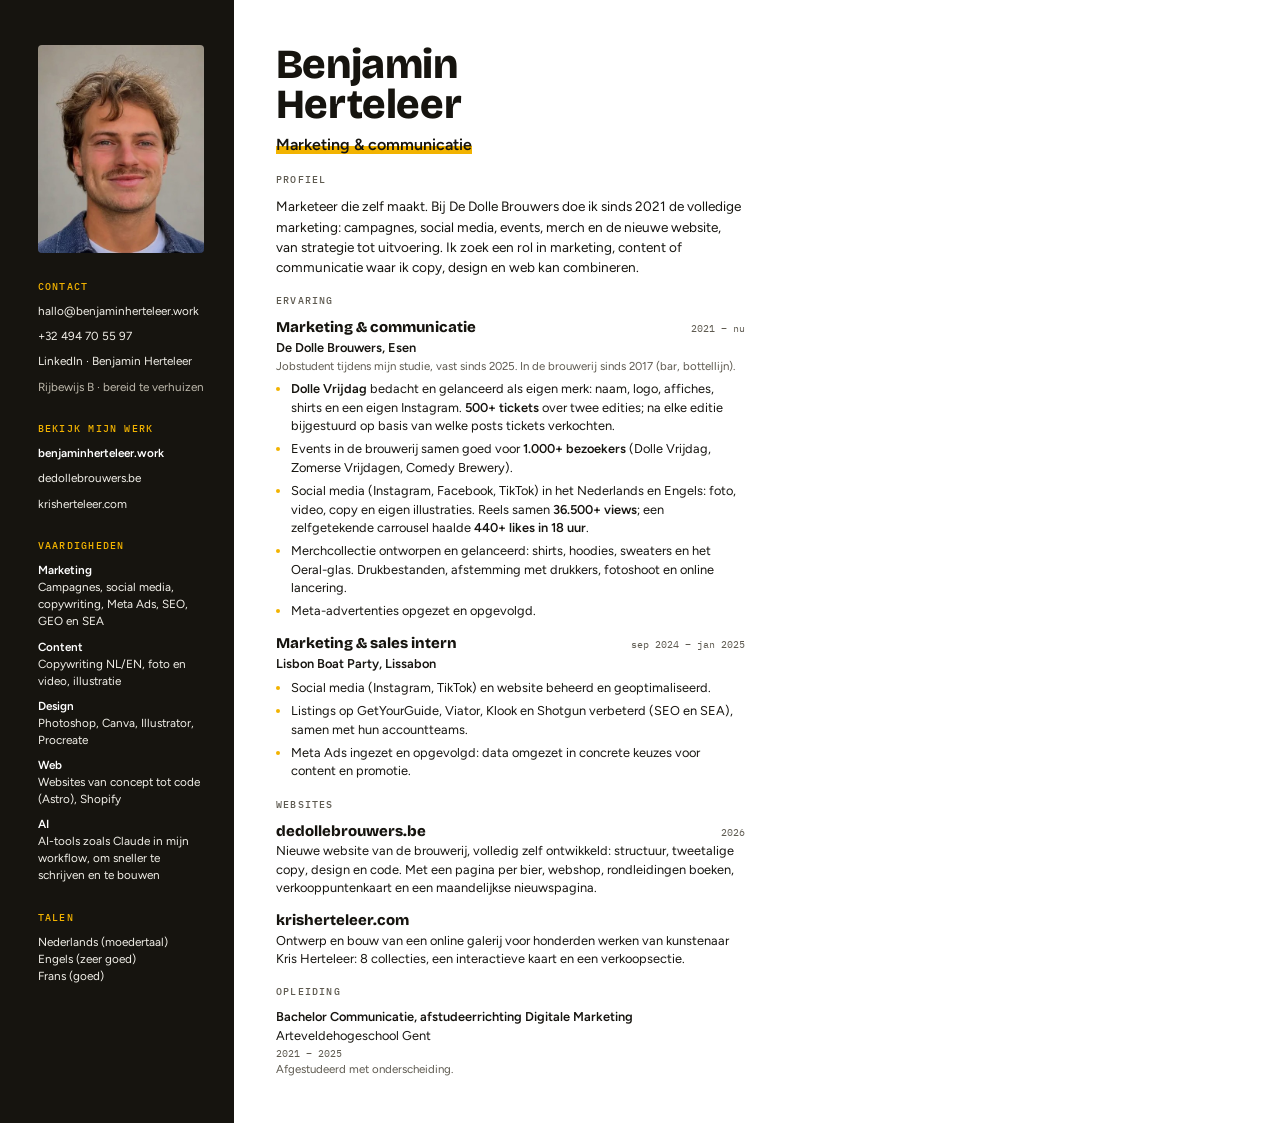
<file: cv/cv-nl.html>
<!doctype html><html lang="nl"><head><meta charset="utf-8"><title>Cv Benjamin Herteleer</title>
<link rel="stylesheet" href="https://fonts.googleapis.com/css2?family=Bricolage+Grotesque:opsz,wght@12..96,800&family=Figtree:wght@400;600&family=IBM+Plex+Mono:wght@500&display=swap">
<style>
@page{size:A4;margin:0}
*{box-sizing:border-box}
html,body{margin:0;background:#fff}
body{font-family:"Figtree",system-ui,sans-serif;color:#16140F;font-size:9.6pt;line-height:1.45;-webkit-print-color-adjust:exact;print-color-adjust:exact}
.page{width:210mm;height:297mm;display:grid;grid-template-columns:62mm 1fr;overflow:hidden}
aside{background:#16140F;color:#F3F1EA;padding:12mm 8mm 10mm 10mm;display:flex;flex-direction:column;gap:7mm}
aside img{width:100%;aspect-ratio:4/5;object-fit:cover;object-position:50% 40%;border-radius:4px;display:block}
aside h2{color:#F2B300}
aside p,aside li{font-size:8.8pt}
aside a{color:#F3F1EA;text-decoration:none}
aside ul{list-style:none;margin:0;padding:0;display:flex;flex-direction:column;gap:2.2mm}
aside .k{display:block;font-weight:600;color:#fff}
aside .muted{color:#BDB8AB}
main{padding:12mm 13mm 9mm 11mm;display:flex;flex-direction:column;gap:4.4mm}
h1{font-family:"Bricolage Grotesque","Arial Black",sans-serif;font-weight:800;font-size:31pt;line-height:.95;margin:0;letter-spacing:-.01em}
.role{font-size:12pt;font-weight:600;margin-top:2.5mm}
.role span{background:linear-gradient(transparent 60%,#F2B300 60%)}
h2{font-family:"IBM Plex Mono",monospace;font-size:7.6pt;font-weight:500;letter-spacing:.12em;text-transform:uppercase;margin:0 0 2.2mm;color:#5E5A50}
.profile{font-size:10.2pt;line-height:1.5}
.job{margin-bottom:3.2mm}
.job:last-child{margin-bottom:0}
.jh{display:flex;justify-content:space-between;gap:4mm;align-items:baseline}
.jh b{font-family:"Bricolage Grotesque",sans-serif;font-weight:800;font-size:11.2pt}
.when{font-family:"IBM Plex Mono",monospace;font-size:7.8pt;color:#5E5A50;white-space:nowrap}
.where{font-weight:600}
.note{color:#5E5A50;font-size:8.6pt}
ul.b{margin:1.6mm 0 0;padding:0 0 0 4mm;display:flex;flex-direction:column;gap:1.2mm}
ul.b li::marker{color:#F2B300}
ul.b b{font-weight:600}
.edu{display:grid;grid-template-columns:1fr;gap:3mm}
.edu b{display:block;font-weight:600}
</style></head><body><div class="page">
<aside>
<img src="me-cv.jpg" alt="">
<div><h2>Contact</h2><ul>
<li><a href="mailto:hallo@benjaminherteleer.work">hallo@benjaminherteleer.work</a></li>
<li><a href="tel:+32494705597">+32 494 70 55 97</a></li>
<li><a href="https://www.linkedin.com/in/benjamin-herteleer-6a9912219">LinkedIn · Benjamin Herteleer</a></li>
<li class="muted">Rijbewijs B · bereid te verhuizen</li></ul></div>
<div><h2>Bekijk mijn werk</h2><ul>
<li><a href="https://benjaminherteleer.work"><span class="k">benjaminherteleer.work</span></a></li>
<li><a href="https://www.dedollebrouwers.be">dedollebrouwers.be</a></li>
<li><a href="https://www.krisherteleer.com">krisherteleer.com</a></li></ul></div>
<div><h2>Vaardigheden</h2><ul><li><span class="k">Marketing</span>Campagnes, social media, copywriting, Meta Ads, SEO, GEO en SEA</li><li><span class="k">Content</span>Copywriting NL/EN, foto en video, illustratie</li><li><span class="k">Design</span>Photoshop, Canva, Illustrator, Procreate</li><li><span class="k">Web</span>Websites van concept tot code (Astro), Shopify</li><li><span class="k">AI</span>AI-tools zoals Claude in mijn workflow, om sneller te schrijven en te bouwen</li></ul></div>
<div><h2>Talen</h2><p style="margin:0">Nederlands (moedertaal)<br>Engels (zeer goed)<br>Frans (goed)</p></div>
</aside>
<main>
<header><h1>Benjamin<br>Herteleer</h1><div class="role"><span>Marketing &amp; communicatie</span></div></header>
<section><h2>Profiel</h2><div class="profile">Marketeer die zelf maakt. Bij De Dolle Brouwers doe ik sinds 2021 de volledige marketing: campagnes, social media, events, merch en de nieuwe website, van strategie tot uitvoering. Ik zoek een rol in marketing, content of communicatie waar ik copy, design en web kan combineren.</div></section>
<section><h2>Ervaring</h2><div class="job"><div class="jh"><b>Marketing &amp; communicatie</b><span class="when">2021 – nu</span></div><div class="where">De Dolle Brouwers, Esen</div><div class="note">Jobstudent tijdens mijn studie, vast sinds 2025. In de brouwerij sinds 2017 (bar, bottellijn).</div><ul class="b"><li><b>Dolle Vrijdag</b> bedacht en gelanceerd als eigen merk: naam, logo, affiches, shirts en een eigen Instagram. <b>500+ tickets</b> over twee edities; na elke editie bijgestuurd op basis van welke posts tickets verkochten.</li><li>Events in de brouwerij samen goed voor <b>1.000+ bezoekers</b> (Dolle Vrijdag, Zomerse Vrijdagen, Comedy Brewery).</li><li>Social media (Instagram, Facebook, TikTok) in het Nederlands en Engels: foto, video, copy en eigen illustraties. Reels samen <b>36.500+ views</b>; een zelfgetekende carrousel haalde <b>440+ likes in 18 uur</b>.</li><li>Merchcollectie ontworpen en gelanceerd: shirts, hoodies, sweaters en het Oeral-glas. Drukbestanden, afstemming met drukkers, fotoshoot en online lancering.</li><li>Meta-advertenties opgezet en opgevolgd.</li></ul></div><div class="job"><div class="jh"><b>Marketing &amp; sales intern</b><span class="when">sep 2024 – jan 2025</span></div><div class="where">Lisbon Boat Party, Lissabon</div><ul class="b"><li>Social media (Instagram, TikTok) en website beheerd en geoptimaliseerd.</li><li>Listings op GetYourGuide, Viator, Klook en Shotgun verbeterd (SEO en SEA), samen met hun accountteams.</li><li>Meta Ads ingezet en opgevolgd: data omgezet in concrete keuzes voor content en promotie.</li></ul></div></section>
<section><h2>Websites</h2><div class="job"><div class="jh"><b>dedollebrouwers.be</b><span class="when">2026</span></div><div>Nieuwe website van de brouwerij, volledig zelf ontwikkeld: structuur, tweetalige copy, design en code. Met een pagina per bier, webshop, rondleidingen boeken, verkooppuntenkaart en een maandelijkse nieuwspagina.</div></div><div class="job"><div class="jh"><b>krisherteleer.com</b><span class="when"></span></div><div>Ontwerp en bouw van een online galerij voor honderden werken van kunstenaar Kris Herteleer: 8 collecties, een interactieve kaart en een verkoopsectie.</div></div></section>
<section><h2>Opleiding</h2><div class="edu"><div><b>Bachelor Communicatie, afstudeerrichting Digitale Marketing</b>Arteveldehogeschool Gent<div class="when">2021 – 2025</div><div class="note">Afgestudeerd met onderscheiding.</div></div></div></section>
</main></div></body></html>
</file>
